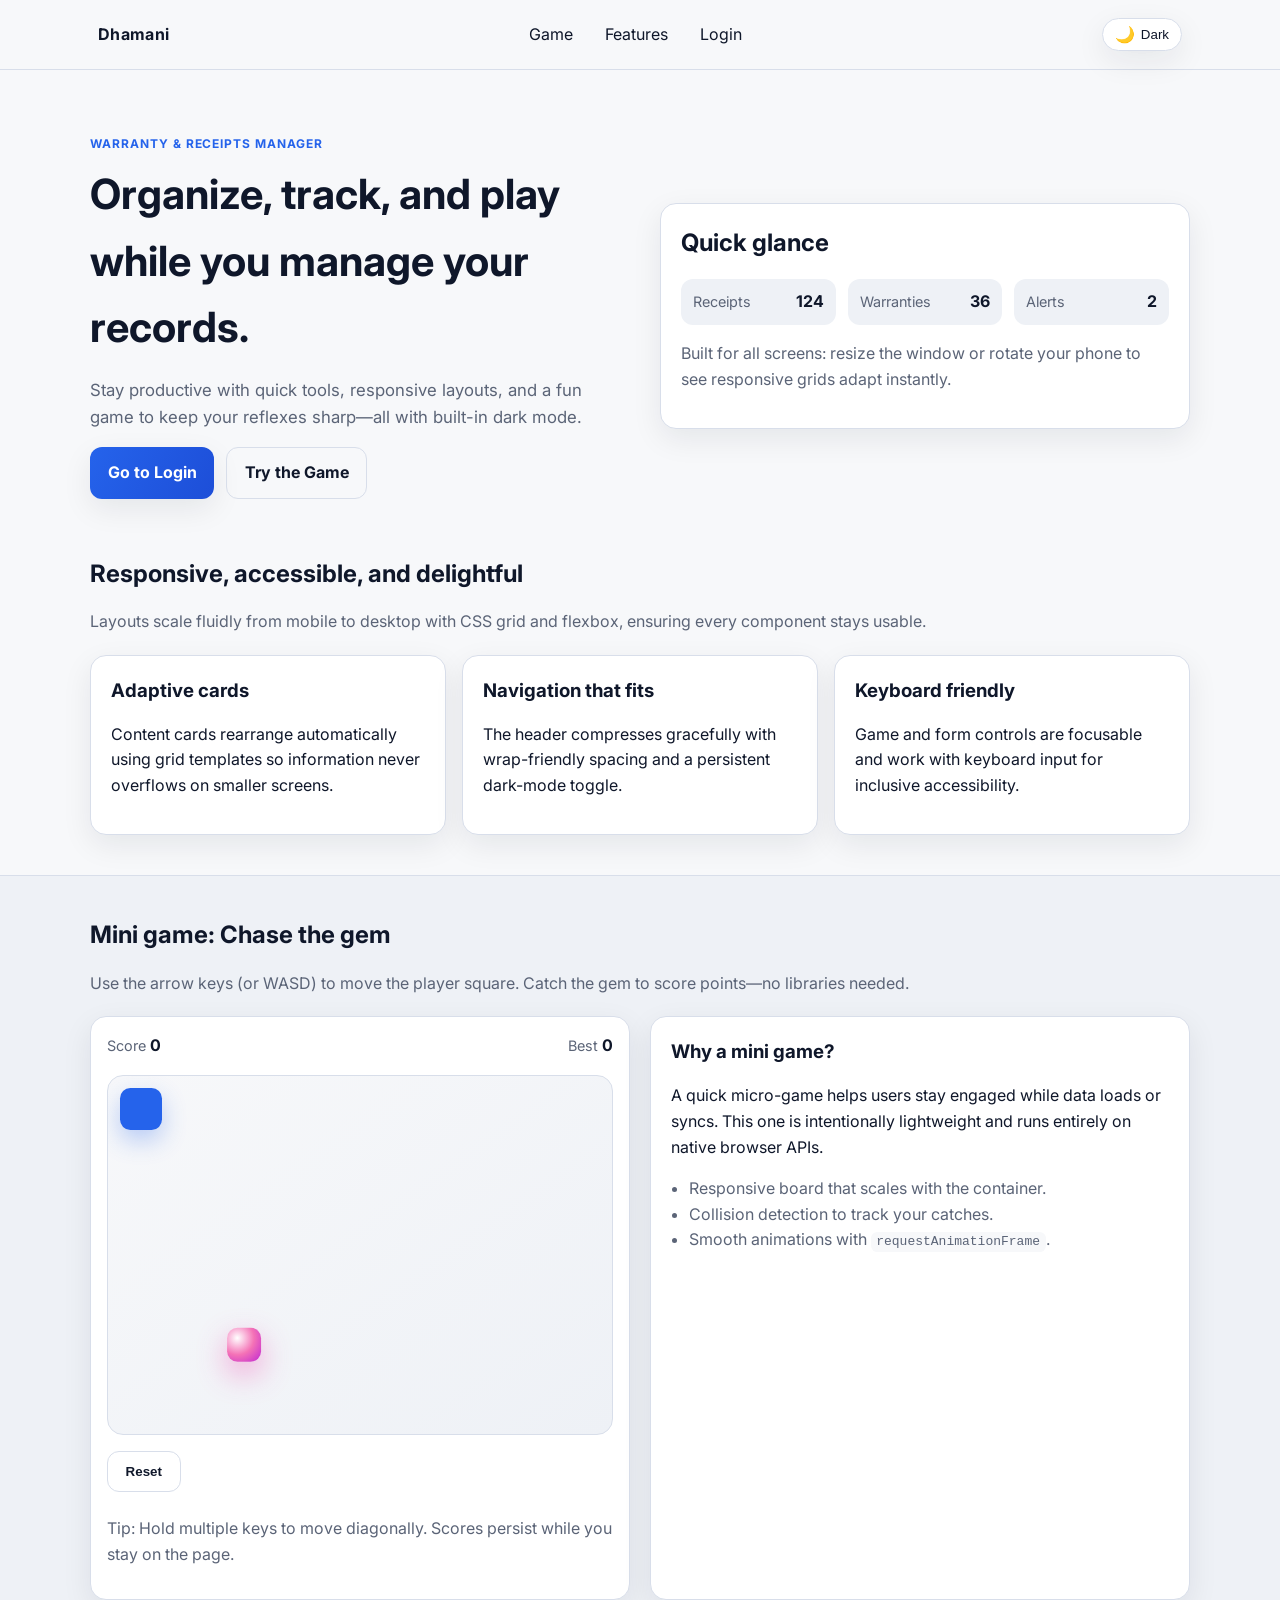
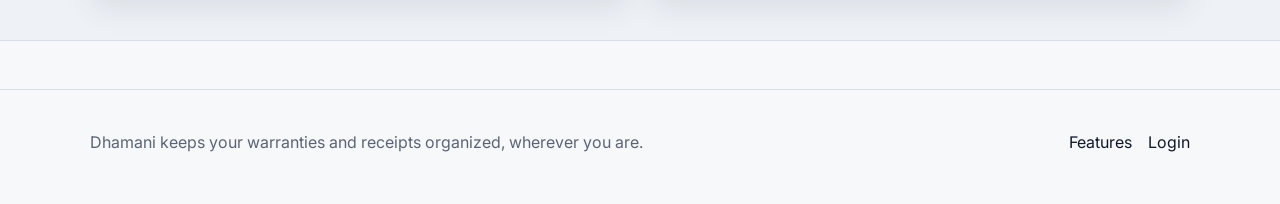
<file: index.html>
<!DOCTYPE html>
<html lang="en">
<head>
  <meta charset="UTF-8" />
  <meta name="viewport" content="width=device-width, initial-scale=1.0" />
  <title>Dhamani Hub</title>
  <link rel="preconnect" href="https://fonts.googleapis.com">
  <link rel="preconnect" href="https://fonts.gstatic.com" crossorigin>
  <link href="https://fonts.googleapis.com/css2?family=Inter:wght@400;600;700&display=swap" rel="stylesheet">
  <link rel="stylesheet" href="assets/css/styles.css" />
</head>
<body>
  <header class="site-header">
    <div class="container header-content">
      <div class="brand">Dhamani</div>
      <nav class="nav-links">
        <a href="#game">Game</a>
        <a href="#features">Features</a>
        <a href="login.html">Login</a>
      </nav>
      <button class="theme-toggle" type="button" aria-label="Toggle dark mode" data-theme-toggle>
        <span class="theme-toggle__icon" aria-hidden="true">🌙</span>
        <span class="theme-toggle__label">Dark</span>
      </button>
    </div>
  </header>

  <main>
    <section class="hero">
      <div class="container hero__content">
        <div>
          <p class="eyebrow">Warranty & receipts manager</p>
          <h1>Organize, track, and play while you manage your records.</h1>
          <p class="lede">Stay productive with quick tools, responsive layouts, and a fun game to keep your reflexes sharp—all with built-in dark mode.</p>
          <div class="hero__actions">
            <a class="button" href="login.html">Go to Login</a>
            <a class="button button--ghost" href="#game">Try the Game</a>
          </div>
        </div>
        <div class="hero__panel">
          <div class="panel-card">
            <h2>Quick glance</h2>
            <ul class="mini-stats">
              <li>
                <span class="label">Receipts</span>
                <span class="value">124</span>
              </li>
              <li>
                <span class="label">Warranties</span>
                <span class="value">36</span>
              </li>
              <li>
                <span class="label">Alerts</span>
                <span class="value">2</span>
              </li>
            </ul>
            <p class="muted">Built for all screens: resize the window or rotate your phone to see responsive grids adapt instantly.</p>
          </div>
        </div>
      </div>
    </section>

    <section id="features" class="section">
      <div class="container">
        <div class="section__header">
          <h2>Responsive, accessible, and delightful</h2>
          <p class="muted">Layouts scale fluidly from mobile to desktop with CSS grid and flexbox, ensuring every component stays usable.</p>
        </div>
        <div class="feature-grid">
          <article class="card">
            <h3>Adaptive cards</h3>
            <p>Content cards rearrange automatically using grid templates so information never overflows on smaller screens.</p>
          </article>
          <article class="card">
            <h3>Navigation that fits</h3>
            <p>The header compresses gracefully with wrap-friendly spacing and a persistent dark-mode toggle.</p>
          </article>
          <article class="card">
            <h3>Keyboard friendly</h3>
            <p>Game and form controls are focusable and work with keyboard input for inclusive accessibility.</p>
          </article>
        </div>
      </div>
    </section>

    <section id="game" class="section section--alt">
      <div class="container">
        <div class="section__header">
          <h2>Mini game: Chase the gem</h2>
          <p class="muted">Use the arrow keys (or WASD) to move the player square. Catch the gem to score points—no libraries needed.</p>
        </div>
        <div class="game-layout">
          <div class="game-panel">
            <div class="game-stats">
              <div>
                <span class="label">Score</span>
                <span class="value" data-score>0</span>
              </div>
              <div>
                <span class="label">Best</span>
                <span class="value" data-best>0</span>
              </div>
            </div>
            <div class="game-board" data-game-board aria-label="Chase the gem game area">
              <div class="player" data-player aria-label="Player" role="img" aria-roledescription="square"></div>
              <div class="target" data-target aria-label="Gem" role="img" aria-roledescription="diamond"></div>
            </div>
            <div class="game-actions">
              <button class="button button--ghost" type="button" data-reset-game>Reset</button>
              <p class="muted">Tip: Hold multiple keys to move diagonally. Scores persist while you stay on the page.</p>
            </div>
          </div>
          <div class="game-copy card">
            <h3>Why a mini game?</h3>
            <p>A quick micro-game helps users stay engaged while data loads or syncs. This one is intentionally lightweight and runs entirely on native browser APIs.</p>
            <ul class="bullet-list">
              <li>Responsive board that scales with the container.</li>
              <li>Collision detection to track your catches.</li>
              <li>Smooth animations with <code>requestAnimationFrame</code>.</li>
            </ul>
          </div>
        </div>
      </div>
    </section>
  </main>

  <footer class="site-footer">
    <div class="container footer-content">
      <p class="muted">Dhamani keeps your warranties and receipts organized, wherever you are.</p>
      <div class="footer-links">
        <a href="#features">Features</a>
        <a href="login.html">Login</a>
      </div>
    </div>
  </footer>

  <script src="assets/js/script.js" defer></script>
</body>
</html>
</file>
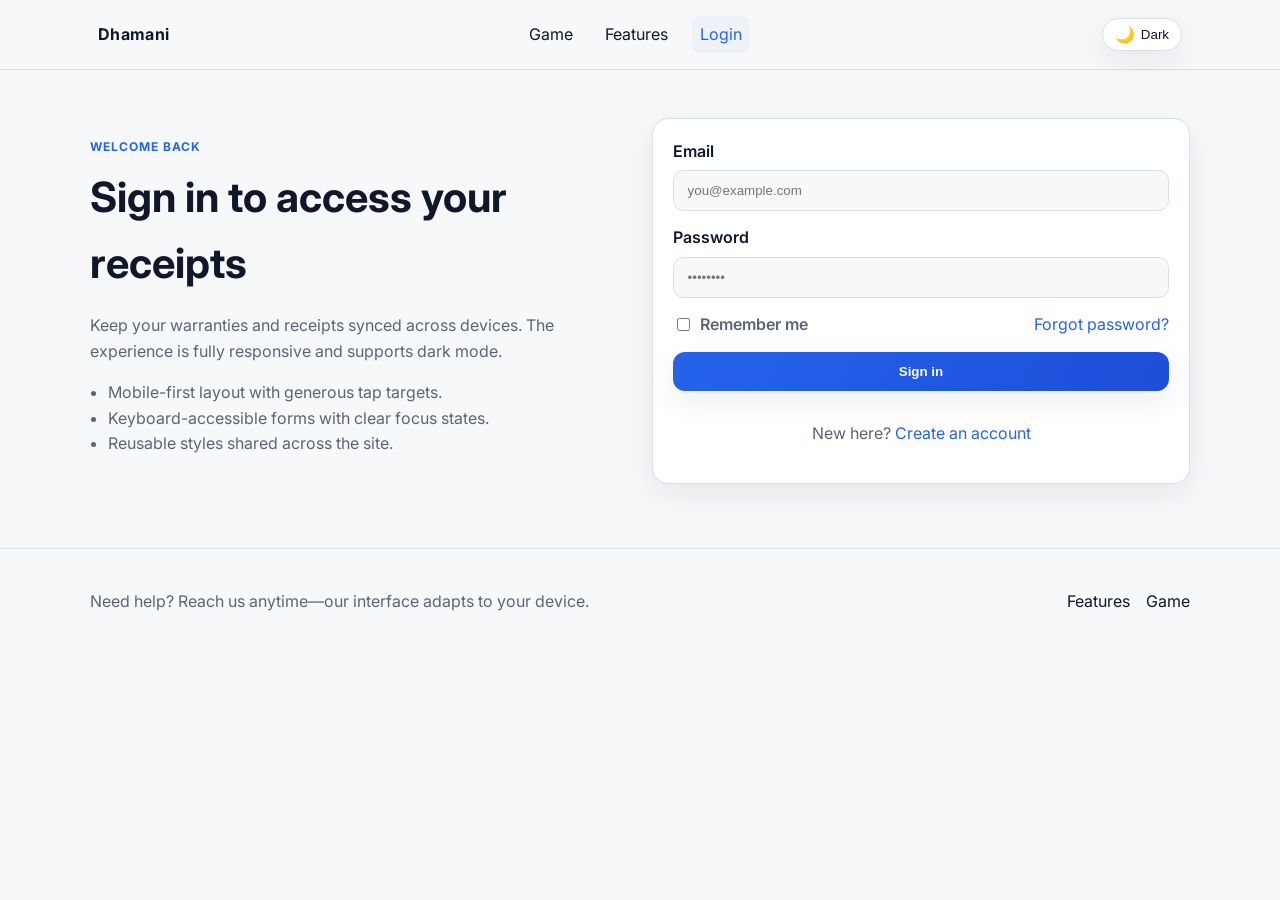
<file: login.html>
<!DOCTYPE html>
<html lang="en">
<head>
  <meta charset="UTF-8" />
  <meta name="viewport" content="width=device-width, initial-scale=1.0" />
  <title>Dhamani Login</title>
  <link rel="preconnect" href="https://fonts.googleapis.com">
  <link rel="preconnect" href="https://fonts.gstatic.com" crossorigin>
  <link href="https://fonts.googleapis.com/css2?family=Inter:wght@400;600;700&display=swap" rel="stylesheet">
  <link rel="stylesheet" href="assets/css/styles.css" />
</head>
<body>
  <header class="site-header">
    <div class="container header-content">
      <div class="brand">Dhamani</div>
      <nav class="nav-links">
        <a href="index.html#game">Game</a>
        <a href="index.html#features">Features</a>
        <a href="login.html" aria-current="page">Login</a>
      </nav>
      <button class="theme-toggle" type="button" aria-label="Toggle dark mode" data-theme-toggle>
        <span class="theme-toggle__icon" aria-hidden="true">🌙</span>
        <span class="theme-toggle__label">Dark</span>
      </button>
    </div>
  </header>

  <main class="auth">
    <div class="container auth__container">
      <div class="auth__intro">
        <p class="eyebrow">Welcome back</p>
        <h1>Sign in to access your receipts</h1>
        <p class="muted">Keep your warranties and receipts synced across devices. The experience is fully responsive and supports dark mode.</p>
        <ul class="bullet-list">
          <li>Mobile-first layout with generous tap targets.</li>
          <li>Keyboard-accessible forms with clear focus states.</li>
          <li>Reusable styles shared across the site.</li>
        </ul>
      </div>

      <form class="auth__form card" aria-label="Login form">
        <div class="form-group">
          <label for="email">Email</label>
          <input type="email" id="email" name="email" placeholder="you@example.com" required />
        </div>
        <div class="form-group">
          <label for="password">Password</label>
          <input type="password" id="password" name="password" placeholder="••••••••" required />
        </div>
        <div class="form-actions">
          <label class="checkbox">
            <input type="checkbox" name="remember" />
            <span>Remember me</span>
          </label>
          <a class="link" href="#">Forgot password?</a>
        </div>
        <button class="button" type="submit">Sign in</button>
        <p class="muted center">New here? <a class="link" href="#">Create an account</a></p>
      </form>
    </div>
  </main>

  <footer class="site-footer">
    <div class="container footer-content">
      <p class="muted">Need help? Reach us anytime—our interface adapts to your device.</p>
      <div class="footer-links">
        <a href="index.html#features">Features</a>
        <a href="index.html#game">Game</a>
      </div>
    </div>
  </footer>

  <script src="assets/js/script.js" defer></script>
</body>
</html>
</file>
<file: assets/css/styles.css>
:root {
  color-scheme: light;
  --bg: #f7f8fa;
  --bg-alt: #eef1f6;
  --card: #ffffff;
  --text: #0f172a;
  --muted: #5b6477;
  --primary: #2563eb;
  --primary-dark: #1d4ed8;
  --border: #d8deea;
  --shadow: 0 10px 30px rgba(15, 23, 42, 0.08);
}

body[data-theme="dark"] {
  color-scheme: dark;
  --bg: #0b1220;
  --bg-alt: #0f172a;
  --card: #131c2f;
  --text: #e2e8f0;
  --muted: #94a3b8;
  --primary: #7dd3fc;
  --primary-dark: #38bdf8;
  --border: #1f2a3d;
  --shadow: 0 12px 32px rgba(0, 0, 0, 0.45);
}

* {
  box-sizing: border-box;
}

body {
  margin: 0;
  font-family: "Inter", system-ui, -apple-system, "Segoe UI", sans-serif;
  background: var(--bg);
  color: var(--text);
  line-height: 1.6;
  min-height: 100vh;
}

a {
  color: inherit;
  text-decoration: none;
}

a:hover,
 a:focus-visible {
  color: var(--primary);
}

img {
  max-width: 100%;
  display: block;
}

.container {
  width: min(1100px, 92vw);
  margin: 0 auto;
}

.site-header {
  position: sticky;
  top: 0;
  z-index: 10;
  background: color-mix(in srgb, var(--bg) 92%, transparent);
  border-bottom: 1px solid var(--border);
  backdrop-filter: blur(10px);
}

.header-content {
  display: flex;
  align-items: center;
  justify-content: space-between;
  gap: 1rem;
  padding: 1rem 0.5rem;
  flex-wrap: wrap;
}

.brand {
  font-weight: 700;
  letter-spacing: 0.02em;
}

.nav-links {
  display: inline-flex;
  align-items: center;
  gap: 1rem;
  flex-wrap: wrap;
}

.nav-links a {
  padding: 0.35rem 0.5rem;
  border-radius: 0.5rem;
  transition: background 0.2s ease, color 0.2s ease;
}

.nav-links a:hover,
.nav-links a:focus-visible,
.nav-links a[aria-current="page"] {
  background: var(--bg-alt);
  color: var(--primary);
}

.theme-toggle {
  display: inline-flex;
  align-items: center;
  gap: 0.35rem;
  border: 1px solid var(--border);
  background: var(--card);
  color: var(--text);
  border-radius: 999px;
  padding: 0.4rem 0.75rem;
  cursor: pointer;
  box-shadow: var(--shadow);
}

.theme-toggle__icon {
  font-size: 1rem;
}

main {
  padding: 2rem 0 3rem;
}

.hero {
  padding: 2rem 0 1rem;
}

.hero__content {
  display: grid;
  grid-template-columns: repeat(auto-fit, minmax(280px, 1fr));
  gap: clamp(1.5rem, 4vw, 2.5rem);
  align-items: center;
}

.hero__actions {
  display: flex;
  gap: 0.75rem;
  flex-wrap: wrap;
}

.hero__panel {
  display: flex;
  justify-content: flex-end;
}

.panel-card,
.card {
  background: var(--card);
  border: 1px solid var(--border);
  border-radius: 1rem;
  padding: 1.25rem;
  box-shadow: var(--shadow);
}

.eyebrow {
  text-transform: uppercase;
  letter-spacing: 0.08em;
  font-size: 0.75rem;
  color: var(--primary);
  font-weight: 700;
  margin: 0 0 0.5rem;
}

h1 {
  font-size: clamp(1.9rem, 4vw, 2.6rem);
  margin: 0 0 0.75rem;
}

h2 {
  margin: 0 0 0.35rem;
}

h3 {
  margin: 0 0 0.35rem;
}

.lede {
  color: var(--muted);
  font-size: 1.05rem;
  margin-bottom: 1rem;
}

.muted {
  color: var(--muted);
}

.mini-stats {
  list-style: none;
  padding: 0;
  margin: 1rem 0 0;
  display: grid;
  grid-template-columns: repeat(auto-fit, minmax(120px, 1fr));
  gap: 0.75rem;
}

.mini-stats li {
  display: flex;
  align-items: center;
  justify-content: space-between;
  background: var(--bg-alt);
  padding: 0.65rem 0.75rem;
  border-radius: 0.75rem;
}

.label {
  color: var(--muted);
  font-size: 0.9rem;
}

.value {
  font-weight: 700;
}

.button {
  display: inline-flex;
  align-items: center;
  justify-content: center;
  gap: 0.3rem;
  background: linear-gradient(120deg, var(--primary), var(--primary-dark));
  color: #fff;
  border: none;
  border-radius: 0.75rem;
  padding: 0.75rem 1.1rem;
  font-weight: 700;
  cursor: pointer;
  box-shadow: var(--shadow);
  transition: transform 0.15s ease, filter 0.2s ease;
}

.button:hover,
.button:focus-visible {
  filter: brightness(0.95);
  transform: translateY(-1px);
}

.button--ghost {
  background: transparent;
  color: var(--text);
  border: 1px solid var(--border);
  box-shadow: none;
}

.section {
  padding: 2.5rem 0;
}

.section--alt {
  background: var(--bg-alt);
  border-block: 1px solid var(--border);
}

.section__header {
  margin-bottom: 1.25rem;
}

.feature-grid {
  display: grid;
  grid-template-columns: repeat(auto-fit, minmax(240px, 1fr));
  gap: 1rem;
}

.bullet-list {
  padding-left: 1.1rem;
  margin: 0.5rem 0;
  color: var(--muted);
}

.game-layout {
  display: grid;
  grid-template-columns: repeat(auto-fit, minmax(280px, 1fr));
  gap: 1.25rem;
  align-items: start;
}

.game-panel {
  background: var(--card);
  border: 1px solid var(--border);
  border-radius: 1rem;
  box-shadow: var(--shadow);
  padding: 1rem;
}

.game-stats {
  display: flex;
  align-items: center;
  gap: 1rem;
  justify-content: space-between;
}

.game-board {
  position: relative;
  height: clamp(240px, 50vw, 360px);
  background: linear-gradient(145deg, var(--bg), var(--bg-alt));
  border: 1px solid var(--border);
  border-radius: 1rem;
  margin: 1rem 0;
  overflow: hidden;
}

.player,
.target {
  position: absolute;
  width: 42px;
  height: 42px;
  border-radius: 0.65rem;
  transform: translate(0, 0);
}

.player {
  background: var(--primary);
  box-shadow: 0 10px 25px rgba(37, 99, 235, 0.3);
}

.target {
  width: 34px;
  height: 34px;
  background: radial-gradient(circle at 30% 30%, #fff, #f472b6, #c026d3);
  transform: translate(40px, 40px) rotate(20deg);
  box-shadow: 0 12px 30px rgba(240, 72, 175, 0.45);
}

.game-actions {
  display: flex;
  align-items: center;
  justify-content: space-between;
  gap: 0.5rem;
  flex-wrap: wrap;
}

.game-copy {
  align-self: stretch;
}

.section code {
  background: var(--bg);
  padding: 0.15rem 0.35rem;
  border-radius: 0.4rem;
}

.site-footer {
  padding: 1.5rem 0 2rem;
  border-top: 1px solid var(--border);
}

.footer-content {
  display: flex;
  align-items: center;
  justify-content: space-between;
  gap: 1rem;
  flex-wrap: wrap;
}

.footer-links {
  display: inline-flex;
  gap: 1rem;
  flex-wrap: wrap;
}

.auth {
  padding: 3rem 0 4rem;
}

.auth__container {
  display: grid;
  grid-template-columns: repeat(auto-fit, minmax(280px, 1fr));
  gap: 1.5rem;
  align-items: center;
}

.auth__form {
  display: grid;
  gap: 0.9rem;
}

.form-group {
  display: grid;
  gap: 0.35rem;
}

label {
  font-weight: 600;
}

input[type="email"],
input[type="password"] {
  width: 100%;
  padding: 0.75rem 0.85rem;
  border-radius: 0.65rem;
  border: 1px solid var(--border);
  background: var(--bg);
  color: var(--text);
}

input:focus-visible,
.button:focus-visible,
.theme-toggle:focus-visible,
.nav-links a:focus-visible {
  outline: 2px solid var(--primary);
  outline-offset: 2px;
}

.form-actions {
  display: flex;
  align-items: center;
  justify-content: space-between;
  gap: 0.5rem;
  flex-wrap: wrap;
}

.checkbox {
  display: inline-flex;
  align-items: center;
  gap: 0.45rem;
  color: var(--muted);
}

.link {
  color: var(--primary);
}

.center {
  text-align: center;
}

@media (max-width: 640px) {
  .header-content,
  .footer-content,
  .game-stats {
    justify-content: center;
  }

  .hero__actions,
  .nav-links,
  .game-actions,
  .footer-links {
    width: 100%;
    justify-content: center;
  }

  .site-header {
    position: static;
  }
}
</file>
